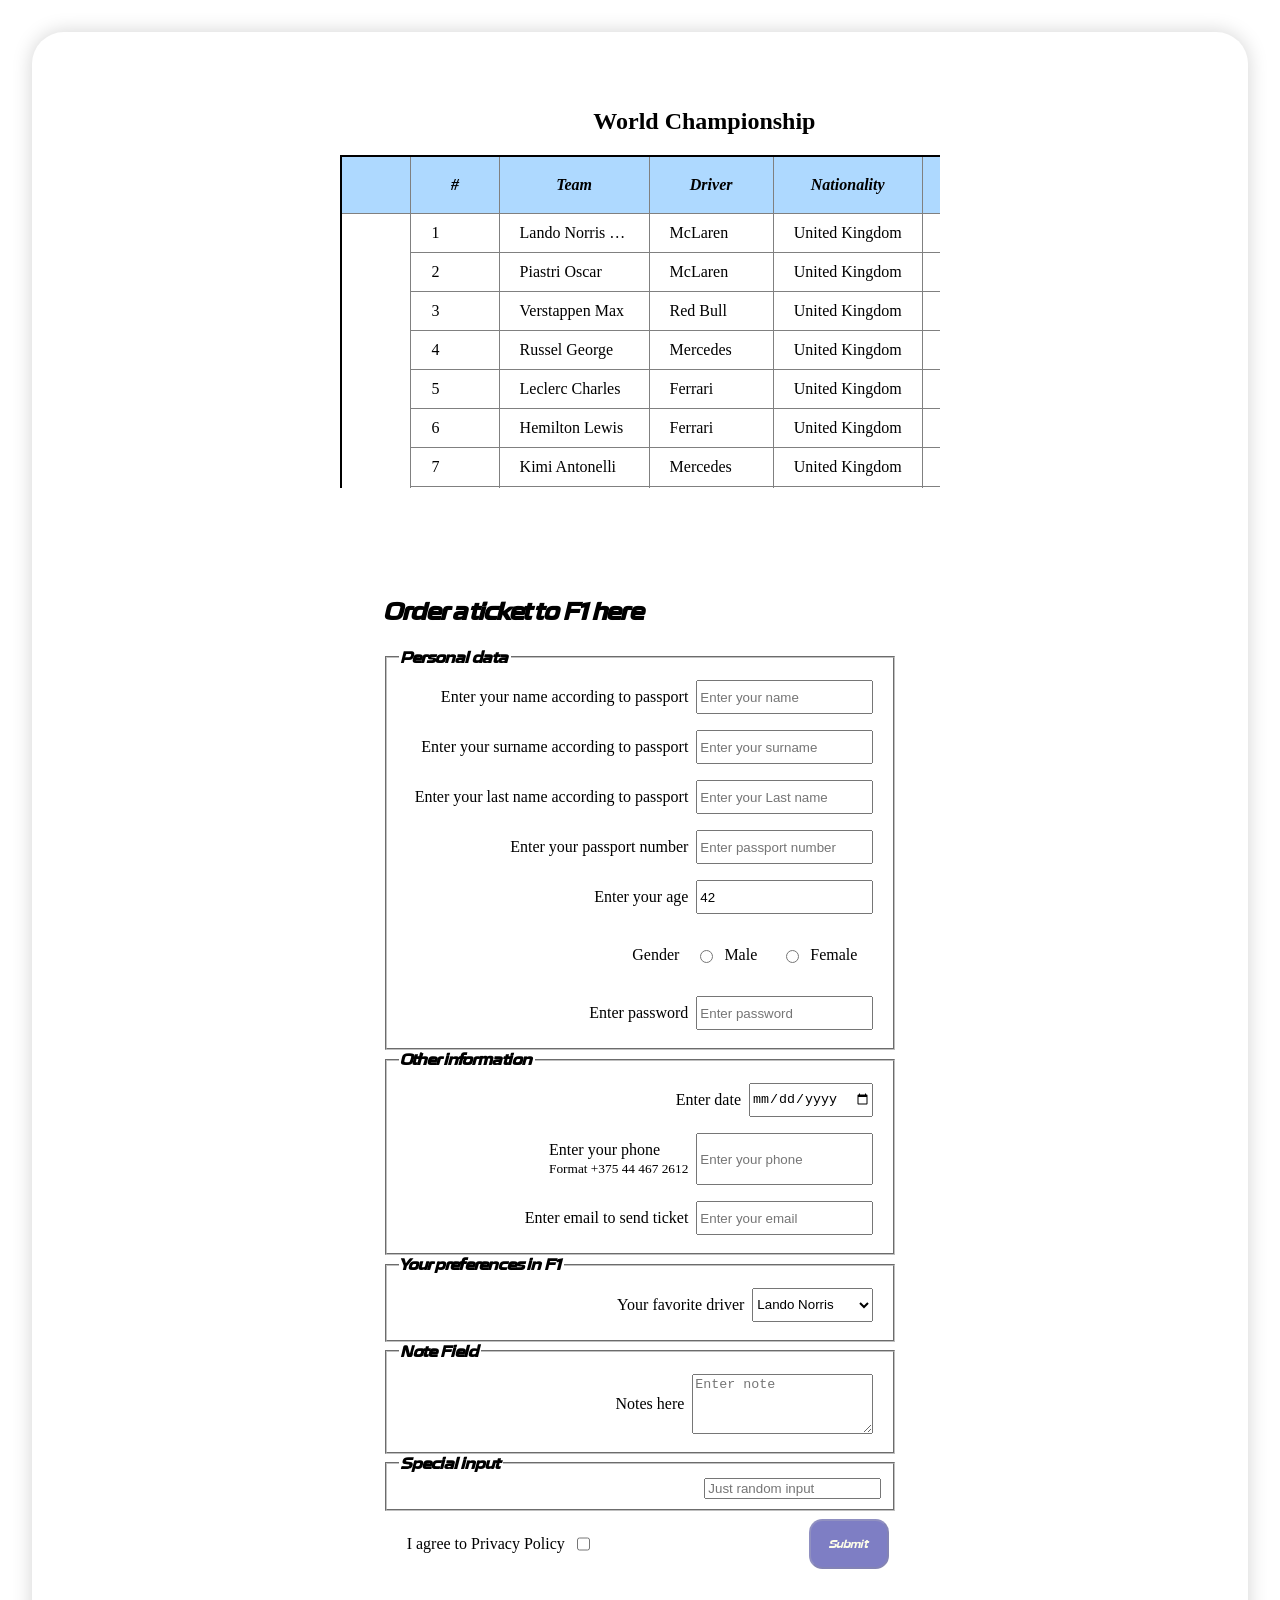
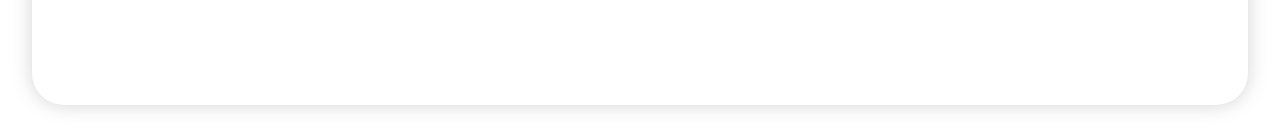
<file: index.html>
<!DOCTYPE html>
<html lang="en">
  <head>
    <meta charset="UTF-8" />
    <meta name="viewport" content="width=device-width, initial-scale=1.0" />
    <meta name="description" content="Table and form markup" />
    <link
      rel="stylesheet"
      href="https://necolas.github.io/normalize.css/7.0.0/normalize.css"
    />
    <link rel="stylesheet" href="style.css" />
    <link rel="icon" href="assets/img/favicon.png" />
    <title>Table and form markup</title>
  </head>
  <body>
    <div class="scroll-wrapper">
      <table>
        <caption>
          <h2>World Championship</h2>
        </caption>
        <thead>
          <tr>
            <th></th>
            <th>#</th>
            <th>Team</th>
            <th>Driver</th>
            <th>Nationality</th>
            <th>Score</th>
            <th>My rate</th>
          </tr>
        </thead>
        <tbody>
          <tr>
            <th rowspan="10">Top 10</th>
            <td>1</td>
            <td>
              Lando Norris - A firm favourite among F1 fans, Norris has earned a
              loyal following with his witty approach to media engagements, his
              active interactions on social media and regular appearances on
              gaming streams.
            </td>
            <td>McLaren</td>
            <td>United Kingdom</td>
            <td>390</td>
            <td>8</td>
          </tr>
          <tr>
            <td>2</td>
            <td>Piastri Oscar</td>
            <td>McLaren</td>
            <td>United Kingdom</td>
            <td>366</td>
            <td>7</td>
          </tr>
          <tr>
            <td>3</td>
            <td>Verstappen Max</td>
            <td>Red Bull</td>
            <td>United Kingdom</td>
            <td>341</td>
            <td>1</td>
          </tr>
          <tr>
            <td>4</td>
            <td>Russel George</td>
            <td>Mercedes</td>
            <td>United Kingdom</td>
            <td>276</td>
            <td>3</td>
          </tr>
          <tr>
            <td>5</td>
            <td>Leclerc Charles</td>
            <td>Ferrari</td>
            <td>United Kingdom</td>
            <td>214</td>
            <td>5</td>
          </tr>
          <tr>
            <td>6</td>
            <td>Hemilton Lewis</td>
            <td>Ferrari</td>
            <td>United Kingdom</td>
            <td>148</td>
            <td>6</td>
          </tr>
          <tr>
            <td>7</td>
            <td>Kimi Antonelli</td>
            <td>Mercedes</td>
            <td>United Kingdom</td>
            <td>122</td>
            <td>2</td>
          </tr>
          <tr>
            <td>8</td>
            <td>Albon Alexander</td>
            <td>Williams</td>
            <td>United Kingdom</td>
            <td>73</td>
            <td>9</td>
          </tr>
          <tr>
            <td>9</td>
            <td>Hulkenberg Nico</td>
            <td>Kick Sauber</td>
            <td>United Kingdom</td>
            <td>43</td>
            <td>10</td>
          </tr>
          <tr>
            <td>10</td>
            <td>Hadjar Isack</td>
            <td>Racing Bulls</td>
            <td>United Kingdom</td>
            <td>43</td>
            <td>4</td>
          </tr>
        </tbody>
        <tfoot>
          <tr>
            <th rowspan="2">Last GP</th>
            <th>Season</th>
            <th colspan="3">Name</th>
            <th colspan="2">Date</th>
          </tr>
          <tr>
            <td>2025</td>
            <td colspan="3">Brazilian GP</td>
            <td colspan="2">Nov 09</td>
          </tr>
        </tfoot>
      </table>
    </div>
    <form>
      <legend><h2>Order a ticket to F1 here</h2></legend>
      <fieldset>
        <legend>Personal data</legend>
        <div>
          <label for="name">Enter your name according to passport</label
          ><input
            type="text"
            placeholder="Enter your name"
            size="20"
            minlength="2"
            required
            name="name"
            id="name"
          />
        </div>
        <div>
          <label for="surname">Enter your surname according to passport</label
          ><input
            type="text"
            placeholder="Enter your surname"
            size="20"
            minlength="2"
            required
            name="surname"
            id="surname"
          />
        </div>
        <div>
          <label for="last_name"
            >Enter your last name according to passport</label
          ><input
            type="text"
            placeholder="Enter your Last name"
            size="20"
            minlength="2"
            required
            name="last_name"
            id="last_name"
          />
        </div>
        <div>
          <label id="passport_number">Enter your passport number</label
          ><input
            type="text"
            pattern="[A-Z]{2}[0-9]{7}"
            placeholder="Enter passport number"
            minlength="9"
            required
            name="passport_number"
            id="passport_number"
          />
        </div>
        <div>
          <label for="age">Enter your age</label>
          <input
            type="number"
            value="42"
            onkeydown="return !['e', 'E', '+', '-'].includes(event.key)"
            placeholder="Enter your age"
            required
            id="age"
          />
        </div>
        <div class="gender">
          <label for="gender">Gender</label>
          <div class="radio">
            <input type="radio" name="gender" id="male" />
            <label for="male">Male</label>
          </div>
          <div class="radio">
            <input type="radio" name="gender" id="female" />
            <label for="female">Female</label>
          </div>
        </div>
        <div>
          <label for="password">Enter password</label>
          <input
            type="password"
            placeholder="Enter password"
            id="password"
            required
          />
        </div>
      </fieldset>
      <fieldset>
        <legend>Other information</legend>
        <div><label>Enter date</label><input type="date" required /></div>
        <div>
          <label for="phone"
            >Enter your phone <br /><small
              >Format +375 44 467 2612</small
            ></label
          ><input
            type="tel"
            pattern="\+375 [0-9]{2} [0-9]{3} [0-9]{4}"
            required
            placeholder="Enter your phone"
            id="phone"
          />
        </div>
        <div>
          <label>Enter email to send ticket</label
          ><input type="email" placeholder="Enter your email" required />
        </div>
      </fieldset>
      <fieldset>
        <legend>Your preferences in F1</legend>
        <div>
          <label for="driver">Your favorite driver</label>
          <select id="driver" required>
            <option>Lando Norris</option>
            <option>Piastri Oscar</option>
            <option>Russel George</option>
            <option>Max Verstappen</option>
            <option>Kimi Antonelli</option>
            <option>Hadja Isack</option>
            <option>Hulkenberg Nico</option>
            <option>Leclerc Charles</option>
            <option>Hemilton Lewis</option>
          </select>
        </div>
      </fieldset>
      <fieldset>
        <legend>Note Field</legend>
        <div>
          <label for="notes">Notes here</label>
          <textarea
            rows="1"
            wrap="hard"
            placeholder="Enter note"
            id="notes"
          ></textarea>
        </div>
      </fieldset>
      <fieldset id="special">
        <legend>Special input</legend>
        <input type="text" placeholder="Just random input" />
      </fieldset>
      <div class="submit-field">
        <div>
          <label for="prpolicy">I agree to Privacy Policy</label
          ><input type="checkbox" id="priv-policy" onchange="" />
        </div>

        <button
          type="submit"
          id="submit"
          disabled
          formaction="test.php"
          formmethod="post"
        >
          Submit
        </button>
      </div>
    </form>
  </body>
  <script>
    const btn = document.getElementById("submit");
    const privPolicy = document.getElementById("priv-policy");

    privPolicy.addEventListener("change", function () {
      if (this.checked) {
        btn.removeAttribute("disabled");
      } else {
        btn.setAttribute("disabled", "disabled");
      }
    });
  </script>
</html>
</file>
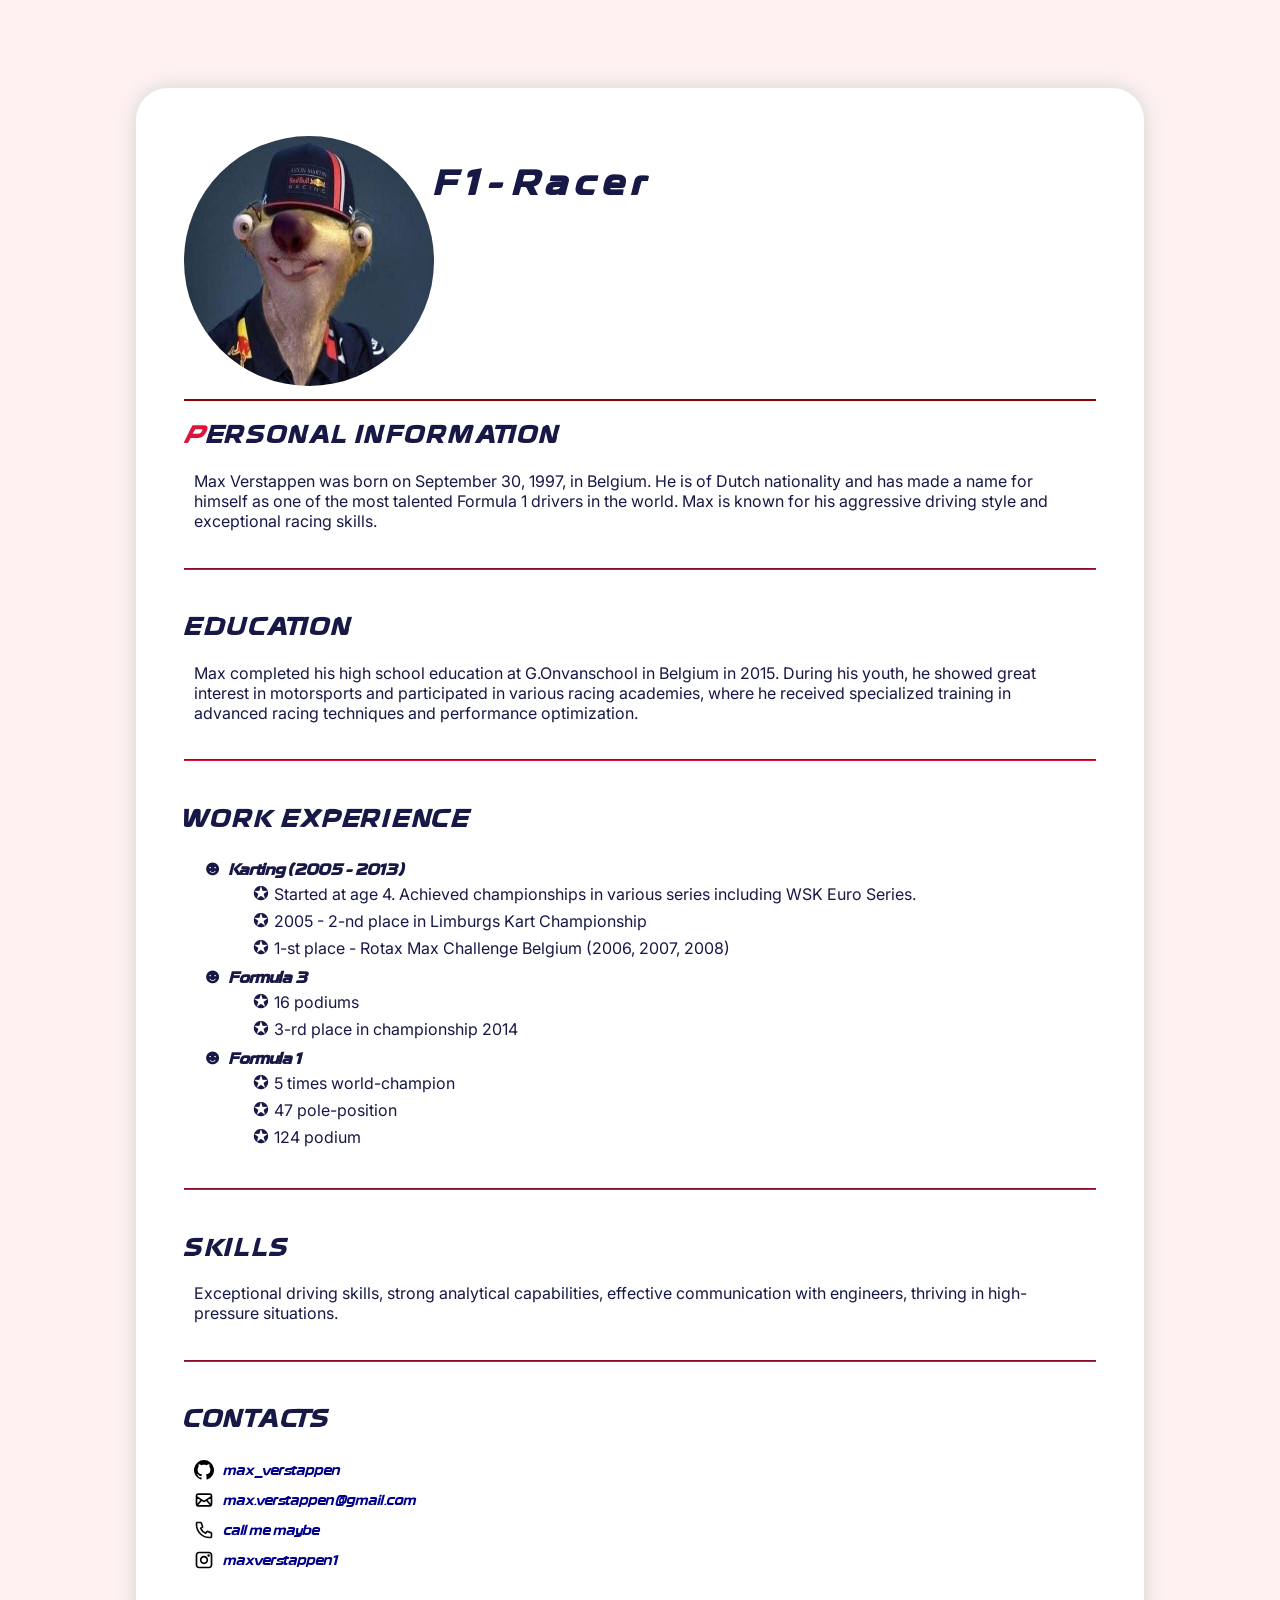
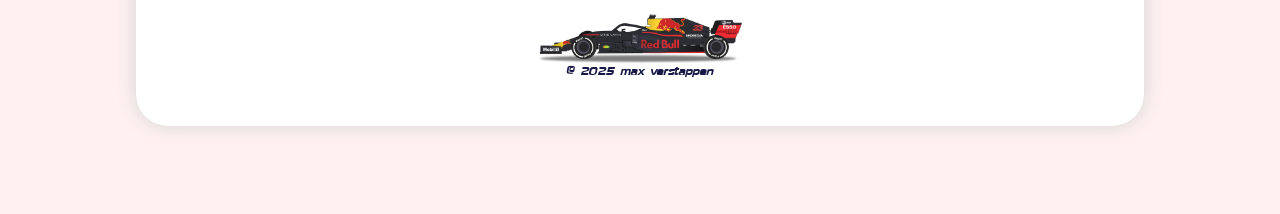
<file: stage1/index.html>
<!DOCTYPE html>
<html lang="en">
  <head>
    <meta charset="UTF-8" />
    <meta name="viewport" content="width=device-width, initial-scale=1.0" />
    <meta name="description" content="CV" />
    <link
      rel="stylesheet"
      href="https://necolas.github.io/normalize.css/7.0.0/normalize.css"
    />
    <link rel="icon" href="assets/img/favicon.png" />
    <link rel="stylesheet" href="style.css" />

    <link rel="preconnect" href="https://fonts.googleapis.com" />
    <link rel="preconnect" href="https://fonts.gstatic.com" crossorigin />
    <link
      href="https://fonts.googleapis.com/css2?family=Inter:ital,opsz,wght@0,14..32,100..900;1,14..32,100..900&display=swap"
      rel="stylesheet"
    />
    <title>CV page markup</title>
  </head>
  <body>
    <header>
      <a href="https://github.com/mavylow/Module_2">
        <img src="assets/img/max.jpeg" class="avatar" alt="avatar" />
      </a>
      <h1>F1-Racer</h1>
    </header>
    <main>
      <section class="personal-information">
        <h2>Personal information</h2>
        <p>
          Max Verstappen was born on September 30, 1997, in Belgium. He is of
          Dutch nationality and has made a name for himself as one of the most
          talented Formula 1 drivers in the world. Max is known for his
          aggressive driving style and exceptional racing skills.
        </p>
      </section>
      <hr />
      <section class="education">
        <h2>Education</h2>
        <p>
          Max completed his high school education at G.Onvanschool in Belgium in
          2015. During his youth, he showed great interest in motorsports and
          participated in various racing academies, where he received
          specialized training in advanced racing techniques and performance
          optimization.
        </p>
      </section>
      <hr />
      <section class="work-expirience">
        <h2>Work experience</h2>
        <ul class="job">
          <li>
            Karting (2005 - 2013)
            <ul class="duty">
              <li>
                Started at age 4. Achieved championships in various series
                including WSK Euro Series.
              </li>
              <li>2005 - 2-nd place in Limburgs Kart Championship</li>
              <li>
                1-st place - Rotax Max Challenge Belgium (2006, 2007, 2008)
              </li>
            </ul>
          </li>
          <li>
            Formula 3
            <ul class="duty">
              <li>16 podiums</li>
              <li>3-rd place in championship 2014</li>
            </ul>
          </li>
          <li>
            Formula 1
            <ul class="duty">
              <li>5 times world-champion</li>
              <li>47 pole-position</li>
              <li>124 podium</li>
            </ul>
          </li>
        </ul>
      </section>
      <hr />
      <section class="skills">
        <h2>Skills</h2>
        <p>
          Exceptional driving skills, strong analytical capabilities, effective
          communication with engineers, thriving in high-pressure situations.
        </p>
      </section>
      <hr />
      <section class="contacts">
        <h2>Contacts</h2>
        <nav>
          <div>
            <svg viewBox="0 0 20 20" xmlns="http://www.w3.org/2000/svg">
              <path
                d="M10 0a10 10 0 0 0-3.16 19.49c.5.1.68-.22.68-.48v-1.7c-2.78.6-3.37-1.34-3.37-1.34-.45-1.15-1.11-1.46-1.11-1.46-.9-.62.07-.61.07-.61 1 .07 1.53 1.03 1.53 1.03.89 1.52 2.34 1.08 2.91.83.09-.65.35-1.09.63-1.34-2.22-.25-4.55-1.11-4.55-4.94 0-1.09.39-1.98 1.03-2.68-.1-.25-.45-1.27.1-2.65 0 0 .84-.27 2.75 1.02.8-.22 1.65-.33 2.5-.33.85 0 1.7.11 2.5.33 1.91-1.29 2.75-1.02 2.75-1.02.55 1.38.2 2.4.1 2.65.64.7 1.03 1.59 1.03 2.68 0 3.84-2.34 4.68-4.57 4.93.36.31.68.92.68 1.85v2.74c0 .27.18.58.69.48A10 10 0 0 0 10 0z"
              />
            </svg>
            <a href="https://github.com/mavylow/Module_2"> max_verstappen</a>
          </div>
          <div>
            <svg
              width="20px"
              height="20px"
              viewBox="0 0 24 24"
              fill="none"
              xmlns="http://www.w3.org/2000/svg"
            >
              <path
                d="M4 18L9 12M20 18L15 12M3 8L10.225 12.8166C10.8665 13.2443 11.1872 13.4582 11.5339 13.5412C11.8403 13.6147 12.1597 13.6147 12.4661 13.5412C12.8128 13.4582 13.1335 13.2443 13.775 12.8166L21 8M6.2 19H17.8C18.9201 19 19.4802 19 19.908 18.782C20.2843 18.5903 20.5903 18.2843 20.782 17.908C21 17.4802 21 16.9201 21 15.8V8.2C21 7.0799 21 6.51984 20.782 6.09202C20.5903 5.71569 20.2843 5.40973 19.908 5.21799C19.4802 5 18.9201 5 17.8 5H6.2C5.0799 5 4.51984 5 4.09202 5.21799C3.71569 5.40973 3.40973 5.71569 3.21799 6.09202C3 6.51984 3 7.07989 3 8.2V15.8C3 16.9201 3 17.4802 3.21799 17.908C3.40973 18.2843 3.71569 18.5903 4.09202 18.782C4.51984 19 5.07989 19 6.2 19Z"
                stroke="#000000"
                stroke-width="2"
                stroke-linecap="round"
                stroke-linejoin="round"
              />
            </svg>
            <a href="mailto:sofa.majseenko@gmail.com">
              max.verstappen@gmail.com</a
            >
          </div>
          <div>
            <svg
              viewBox="0 0 24 24"
              fill="none"
              xmlns="http://www.w3.org/2000/svg"
            >
              <path
                d="M3 5.5C3 14.0604 9.93959 21 18.5 21C18.8862 21 19.2691 20.9859 19.6483 20.9581C20.0834 20.9262 20.3009 20.9103 20.499 20.7963C20.663 20.7019 20.8185 20.5345 20.9007 20.364C21 20.1582 21 19.9181 21 19.438V16.6207C21 16.2169 21 16.015 20.9335 15.842C20.8749 15.6891 20.7795 15.553 20.6559 15.4456C20.516 15.324 20.3262 15.255 19.9468 15.117L16.74 13.9509C16.2985 13.7904 16.0777 13.7101 15.8683 13.7237C15.6836 13.7357 15.5059 13.7988 15.3549 13.9058C15.1837 14.0271 15.0629 14.2285 14.8212 14.6314L14 16C11.3501 14.7999 9.2019 12.6489 8 10L9.36863 9.17882C9.77145 8.93713 9.97286 8.81628 10.0942 8.64506C10.2012 8.49408 10.2643 8.31637 10.2763 8.1317C10.2899 7.92227 10.2096 7.70153 10.0491 7.26005L8.88299 4.05321C8.745 3.67376 8.67601 3.48403 8.55442 3.3441C8.44701 3.22049 8.31089 3.12515 8.15802 3.06645C7.98496 3 7.78308 3 7.37932 3H4.56201C4.08188 3 3.84181 3 3.63598 3.09925C3.4655 3.18146 3.29814 3.33701 3.2037 3.50103C3.08968 3.69907 3.07375 3.91662 3.04189 4.35173C3.01413 4.73086 3 5.11378 3 5.5Z"
                stroke="#0F0F0F"
                stroke-width="2"
                stroke-linecap="round"
                stroke-linejoin="round"
              />
            </svg>
            <a href="tel:+375444672612"> call me maybe</a>
          </div>
          <div>
            <svg
              width="20px"
              height="20px"
              viewBox="0 0 24 24"
              fill="none"
              xmlns="http://www.w3.org/2000/svg"
            >
              <path
                fill-rule="evenodd"
                clip-rule="evenodd"
                d="M2 6C2 3.79086 3.79086 2 6 2H18C20.2091 2 22 3.79086 22 6V18C22 20.2091 20.2091 22 18 22H6C3.79086 22 2 20.2091 2 18V6ZM6 4C4.89543 4 4 4.89543 4 6V18C4 19.1046 4.89543 20 6 20H18C19.1046 20 20 19.1046 20 18V6C20 4.89543 19.1046 4 18 4H6ZM12 9C10.3431 9 9 10.3431 9 12C9 13.6569 10.3431 15 12 15C13.6569 15 15 13.6569 15 12C15 10.3431 13.6569 9 12 9ZM7 12C7 9.23858 9.23858 7 12 7C14.7614 7 17 9.23858 17 12C17 14.7614 14.7614 17 12 17C9.23858 17 7 14.7614 7 12ZM17.5 8C18.3284 8 19 7.32843 19 6.5C19 5.67157 18.3284 5 17.5 5C16.6716 5 16 5.67157 16 6.5C16 7.32843 16.6716 8 17.5 8Z"
                fill="#000000"
              />
            </svg>
            <a href="https://www.instagram.com/maxverstappen1/">
              maxverstappen1</a
            >
          </div>
        </nav>
      </section>
    </main>
    <footer>
      <img src="assets/img/car.png " height="50px" alt="redbull-car" /><span
        >&copy; 2025 Max Verstappen</span
      >
    </footer>
  </body>
</html>
</file>
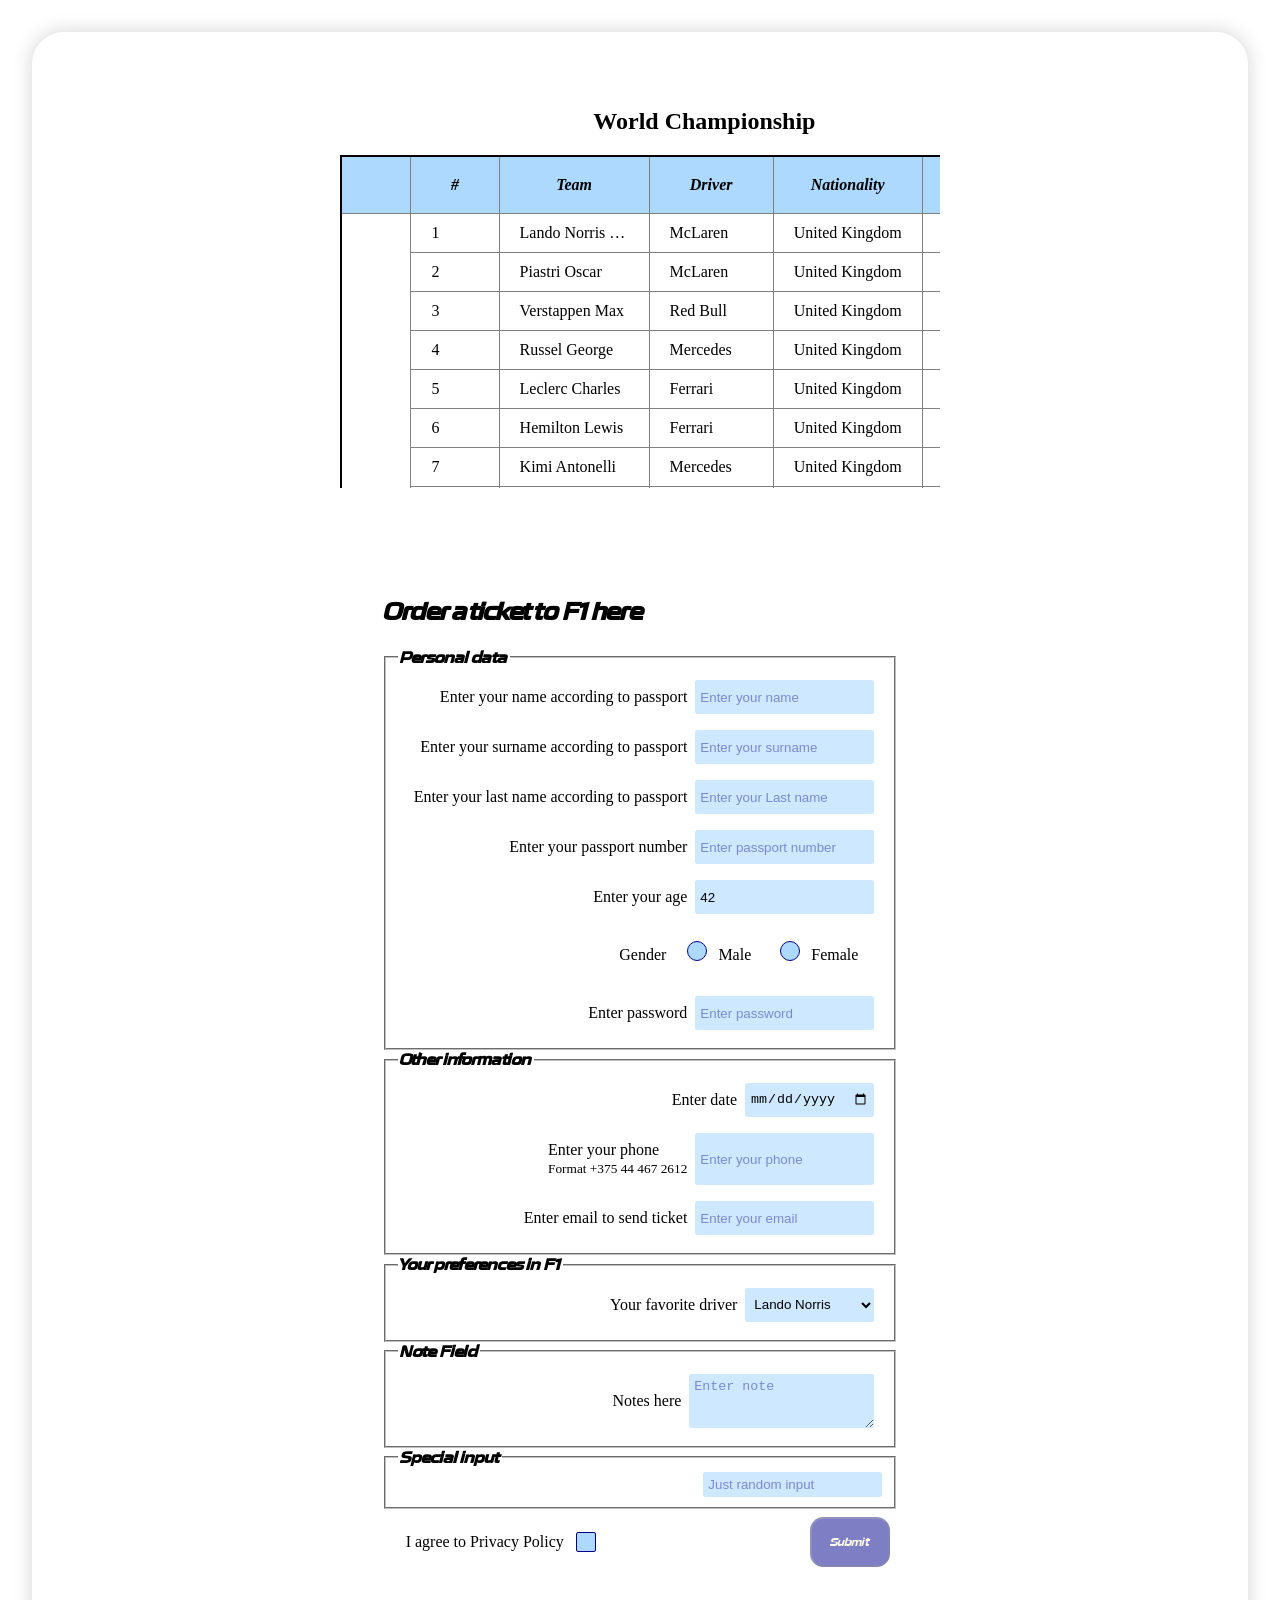
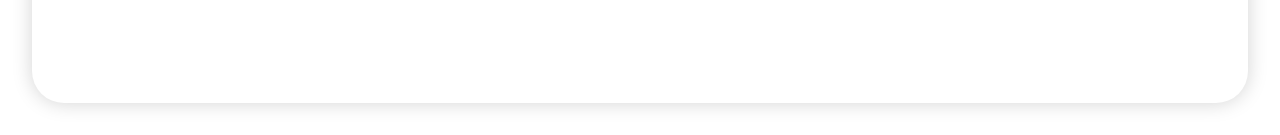
<file: stage2/index.html>
<!DOCTYPE html>
<html lang="en">
  <head>
    <meta charset="UTF-8" />
    <meta name="viewport" content="width=device-width, initial-scale=1.0" />
    <meta name="description" content="Table and form markup" />
    <link
      rel="stylesheet"
      href="https://necolas.github.io/normalize.css/7.0.0/normalize.css"
    />
    <link rel="stylesheet" href="style.css" />
    <link rel="icon" href="assets/img/favicon.png" />
    <title>Table and form markup</title>
  </head>
  <body>
    <div class="scroll-wrapper">
      <table>
        <caption>
          <h2>World Championship</h2>
        </caption>
        <thead>
          <tr>
            <th></th>
            <th>#</th>
            <th>Team</th>
            <th>Driver</th>
            <th>Nationality</th>
            <th>Score</th>
            <th>My rate</th>
          </tr>
        </thead>
        <tbody>
          <tr>
            <th rowspan="10">Top 10</th>
            <td>1</td>
            <td>
              Lando Norris - A firm favourite among F1 fans, Norris has earned a
              loyal following with his witty approach to media engagements, his
              active interactions on social media and regular appearances on
              gaming streams.
            </td>
            <td>McLaren</td>
            <td>United Kingdom</td>
            <td>390</td>
            <td>8</td>
          </tr>
          <tr>
            <td>2</td>
            <td>Piastri Oscar</td>
            <td>McLaren</td>
            <td>United Kingdom</td>
            <td>366</td>
            <td>7</td>
          </tr>
          <tr>
            <td>3</td>
            <td>Verstappen Max</td>
            <td>Red Bull</td>
            <td>United Kingdom</td>
            <td>341</td>
            <td>1</td>
          </tr>
          <tr>
            <td>4</td>
            <td>Russel George</td>
            <td>Mercedes</td>
            <td>United Kingdom</td>
            <td>276</td>
            <td>3</td>
          </tr>
          <tr>
            <td>5</td>
            <td>Leclerc Charles</td>
            <td>Ferrari</td>
            <td>United Kingdom</td>
            <td>214</td>
            <td>5</td>
          </tr>
          <tr>
            <td>6</td>
            <td>Hemilton Lewis</td>
            <td>Ferrari</td>
            <td>United Kingdom</td>
            <td>148</td>
            <td>6</td>
          </tr>
          <tr>
            <td>7</td>
            <td>Kimi Antonelli</td>
            <td>Mercedes</td>
            <td>United Kingdom</td>
            <td>122</td>
            <td>2</td>
          </tr>
          <tr>
            <td>8</td>
            <td>Albon Alexander</td>
            <td>Williams</td>
            <td>United Kingdom</td>
            <td>73</td>
            <td>9</td>
          </tr>
          <tr>
            <td>9</td>
            <td>Hulkenberg Nico</td>
            <td>Kick Sauber</td>
            <td>United Kingdom</td>
            <td>43</td>
            <td>10</td>
          </tr>
          <tr>
            <td>10</td>
            <td>Hadjar Isack</td>
            <td>Racing Bulls</td>
            <td>United Kingdom</td>
            <td>43</td>
            <td>4</td>
          </tr>
        </tbody>
        <tfoot>
          <tr>
            <th rowspan="2">Last GP</th>
            <th>Season</th>
            <th colspan="3">Name</th>
            <th colspan="2">Date</th>
          </tr>
          <tr>
            <td>2025</td>
            <td colspan="3">Brazilian GP</td>
            <td colspan="2">Nov 09</td>
          </tr>
        </tfoot>
      </table>
    </div>
    <form>
      <legend><h2>Order a ticket to F1 here</h2></legend>
      <fieldset>
        <legend>Personal data</legend>
        <div>
          <label for="name">Enter your name according to passport</label
          ><input
            type="text"
            placeholder="Enter your name"
            size="20"
            minlength="2"
            required
            name="name"
            id="name"
          />
        </div>
        <div>
          <label for="surname">Enter your surname according to passport</label
          ><input
            type="text"
            placeholder="Enter your surname"
            size="20"
            minlength="2"
            required
            name="surname"
            id="surname"
          />
        </div>
        <div>
          <label for="last_name"
            >Enter your last name according to passport</label
          ><input
            type="text"
            placeholder="Enter your Last name"
            size="20"
            minlength="2"
            required
            name="last_name"
            id="last_name"
          />
        </div>
        <div>
          <label id="passport_number">Enter your passport number</label
          ><input
            type="text"
            pattern="[A-Z]{2}[0-9]{7}"
            placeholder="Enter passport number"
            minlength="9"
            required
            name="passport_number"
            id="passport_number"
          />
        </div>
        <div>
          <label for="age">Enter your age</label>
          <input
            type="number"
            value="42"
            onkeydown="return !['e', 'E', '+', '-'].includes(event.key)"
            placeholder="Enter your age"
            required
            id="age"
          />
        </div>
        <div class="gender">
          <label for="gender">Gender</label>
          <div class="radio">
            <input type="radio" name="gender" id="male" />
            <label for="male">Male</label>
          </div>
          <div class="radio">
            <input type="radio" name="gender" id="female" />
            <label for="female">Female</label>
          </div>
        </div>
        <div>
          <label for="password">Enter password</label>
          <input
            type="password"
            placeholder="Enter password"
            id="password"
            required
          />
        </div>
      </fieldset>
      <fieldset>
        <legend>Other information</legend>
        <div><label>Enter date</label><input type="date" required /></div>
        <div>
          <label for="phone"
            >Enter your phone <br /><small
              >Format +375 44 467 2612</small
            ></label
          ><input
            type="tel"
            pattern="\+375 [0-9]{2} [0-9]{3} [0-9]{4}"
            required
            placeholder="Enter your phone"
            id="phone"
          />
        </div>
        <div>
          <label>Enter email to send ticket</label
          ><input type="email" placeholder="Enter your email" required />
        </div>
      </fieldset>
      <fieldset>
        <legend>Your preferences in F1</legend>
        <div>
          <label for="driver">Your favorite driver</label>
          <select id="driver" required>
            <option>Lando Norris</option>
            <option>Piastri Oscar</option>
            <option>Russel George</option>
            <option>Max Verstappen</option>
            <option>Kimi Antonelli</option>
            <option>Hadja Isack</option>
            <option>Hulkenberg Nico</option>
            <option>Leclerc Charles</option>
            <option>Hemilton Lewis</option>
          </select>
        </div>
      </fieldset>
      <fieldset>
        <legend>Note Field</legend>
        <div>
          <label for="notes">Notes here</label>
          <textarea
            rows="1"
            wrap="hard"
            placeholder="Enter note"
            id="notes"
          ></textarea>
        </div>
      </fieldset>
      <fieldset id="special">
        <legend>Special input</legend>
        <input type="text" placeholder="Just random input" />
      </fieldset>
      <div class="submit-field">
        <div>
          <label for="prpolicy">I agree to Privacy Policy</label
          ><input
            type="checkbox"
            id="priv-policy"
            onchange=""
            class="input checkbox"
          />
        </div>

        <button
          type="submit"
          id="submit"
          disabled
          formaction="test.php"
          formmethod="post"
        >
          Submit
        </button>
      </div>
    </form>
  </body>
  <script>
    const btn = document.getElementById("submit");
    const privPolicy = document.getElementById("priv-policy");

    privPolicy.addEventListener("change", function () {
      if (this.checked) {
        btn.removeAttribute("disabled");
      } else {
        btn.setAttribute("disabled", "disabled");
      }
    });
  </script>
</html>
</file>
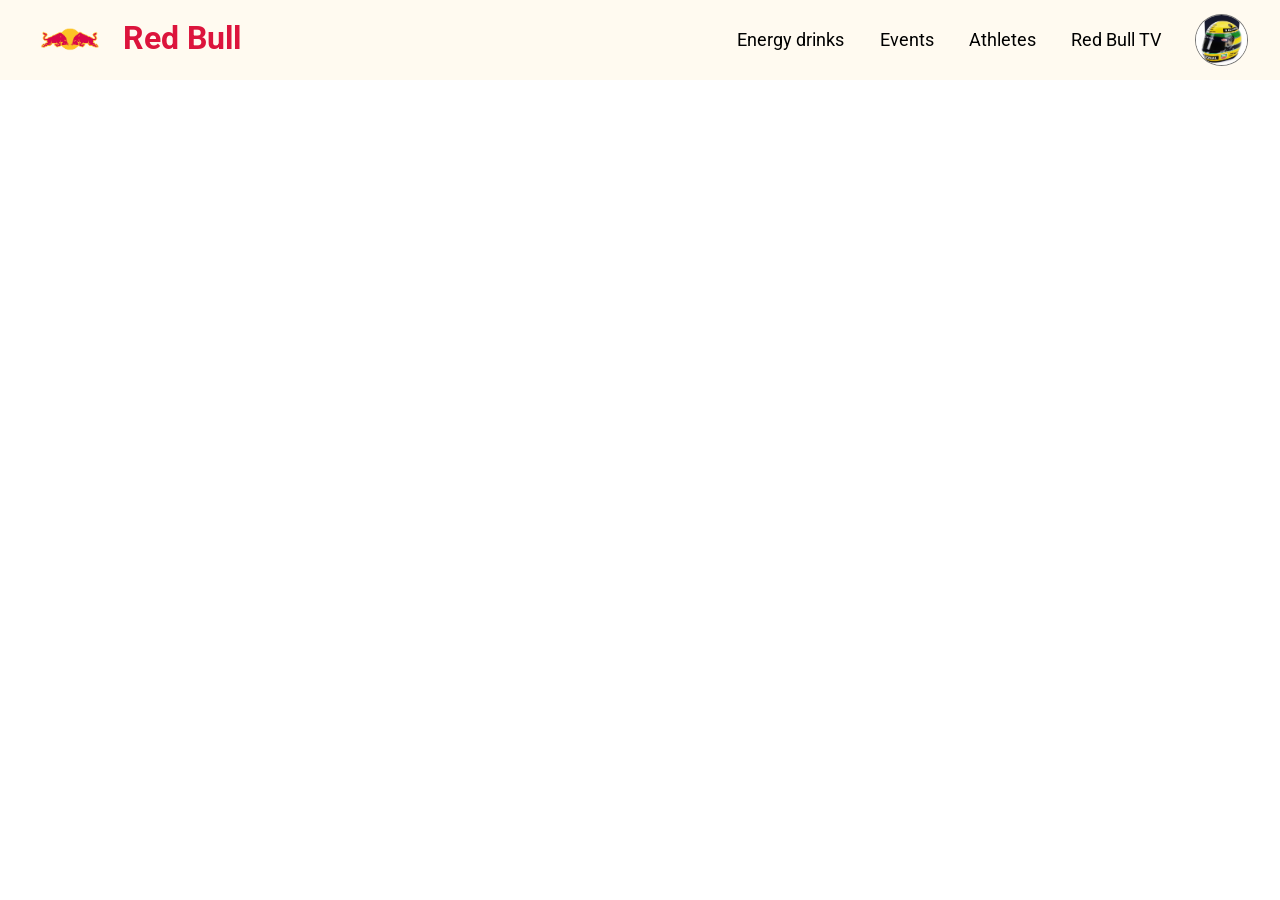
<file: stage3/index.html>
<!DOCTYPE html>
<html lang="en">
  <head>
    <meta charset="UTF-8" />
    <meta name="viewport" content="width=device-width, initial-scale=1.0" />
    <meta name="description" content="Simple adaptive header for any website" />
    <link
      rel="stylesheet"
      href="https://necolas.github.io/normalize.css/7.0.0/normalize.css"
    />
    <link rel="stylesheet" href="style.css" />
    <link rel="icon" href="assets/img/logo.png" />
    <title>Adaptive nav bar markup</title>
  </head>
  <body>
    <header>
      <div class="logo">
        <a href="https://www.redbull.com/eu-en">
          <img src="assets/img/logo.png" height="80px" alt="RedBull logo" />
        </a>
        <h1>Red Bull</h1>
      </div>
      <div class="info">
        <img src="assets/img/avatar.png" alt="avatar_photo" />
        <input type="checkbox" id="toggle" />
        <svg
          width="40px"
          height="40px"
          viewBox="0 0 24 24"
          fill="none"
          xmlns="http://www.w3.org/2000/svg"
        >
          <path
            fill-rule="evenodd"
            clip-rule="evenodd"
            d="M4 5C3.44772 5 3 5.44772 3 6C3 6.55228 3.44772 7 4 7H20C20.5523 7 21 6.55228 21 6C21 5.44772 20.5523 5 20 5H4ZM7 12C7 11.4477 7.44772 11 8 11H20C20.5523 11 21 11.4477 21 12C21 12.5523 20.5523 13 20 13H8C7.44772 13 7 12.5523 7 12ZM13 18C13 17.4477 13.4477 17 14 17H20C20.5523 17 21 17.4477 21 18C21 18.5523 20.5523 19 20 19H14C13.4477 19 13 18.5523 13 18Z"
            fill="#000000"
          />
        </svg>
        <nav>
          <ul>
            <li><a href="#">Energy drinks</a></li>
            <li><a href="#">Events</a></li>
            <li><a href="#">Athletes</a></li>
            <li><a href="#">Red Bull TV</a></li>
          </ul>
        </nav>
      </div>
    </header>
  </body>
</html>
</file>
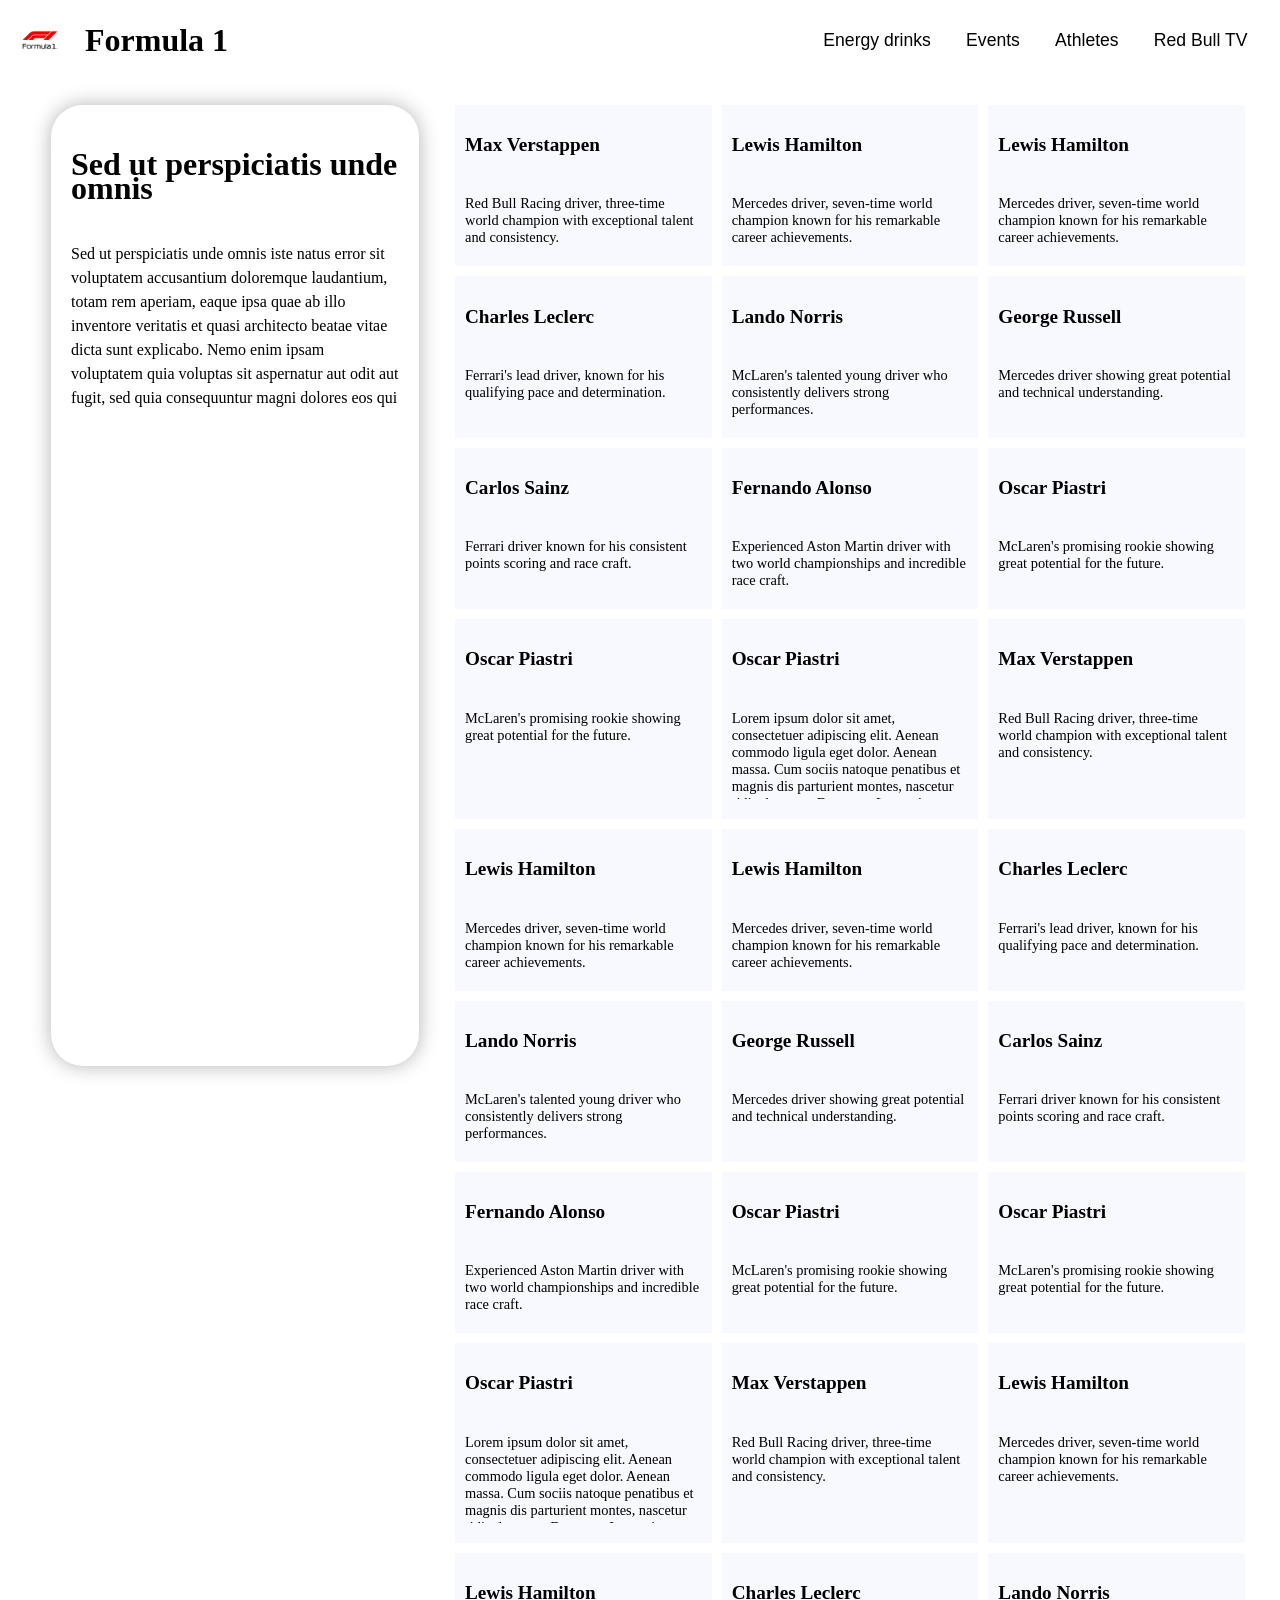
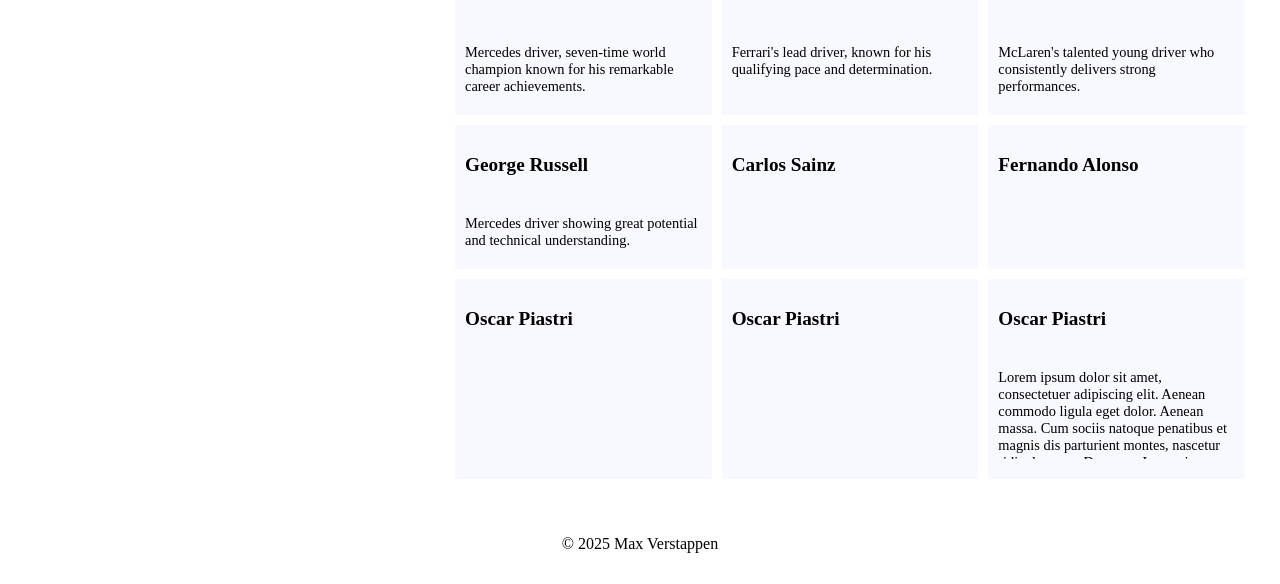
<file: stage4/index.html>
<!DOCTYPE html>
<html lang="en">
  <head>
    <meta charset="UTF-8" />
    <meta name="viewport" content="width=device-width, initial-scale=1.0" />
    <meta name="description" content="One-page site about F1" />
    <link
      rel="stylesheet"
      href="https://necolas.github.io/normalize.css/7.0.0/normalize.css"
    />
    <link rel="stylesheet" href="style.css" />
    <link rel="icon" href="assets/img/favicon.png" />
    <title>Adaptive one-page site</title>
  </head>
  <body>
    <header>
      <div class="logo">
          <img src="assets/img/image copy.png"  alt="Formula 1 logo" />
        </a>
        <h1>Formula 1</h1>
      </div>
      <div class="info">
        <input type="checkbox" id="toggle" />
        <svg
          width="40px"
          height="40px"
          viewBox="0 0 24 24"
          fill="none"
          xmlns="http://www.w3.org/2000/svg"
        >
          <path
            fill-rule="evenodd"
            clip-rule="evenodd"
            d="M4 5C3.44772 5 3 5.44772 3 6C3 6.55228 3.44772 7 4 7H20C20.5523 7 21 6.55228 21 6C21 5.44772 20.5523 5 20 5H4ZM7 12C7 11.4477 7.44772 11 8 11H20C20.5523 11 21 11.4477 21 12C21 12.5523 20.5523 13 20 13H8C7.44772 13 7 12.5523 7 12ZM13 18C13 17.4477 13.4477 17 14 17H20C20.5523 17 21 17.4477 21 18C21 18.5523 20.5523 19 20 19H14C13.4477 19 13 18.5523 13 18Z"
            fill="#000000"
          />
        </svg>
        <nav>
          <ul>
            <li><a href="#">Energy drinks</a></li>
            <li><a href="#">Events</a></li>
            <li><a href="#">Athletes</a></li>
            <li><a href="#">Red Bull TV</a></li>
          </ul>
        </nav>
      </div>
    </header>
    <main>
      <aside>
        <h2>Sed ut perspiciatis unde omnis</h2>
        <p>
          Sed ut perspiciatis unde omnis iste natus error sit voluptatem
          accusantium doloremque laudantium, totam rem aperiam, eaque ipsa quae
          ab illo inventore veritatis et quasi architecto beatae vitae dicta
          sunt explicabo. Nemo enim ipsam voluptatem quia voluptas sit
          aspernatur aut odit aut fugit, sed quia consequuntur magni dolores eos
          qui
        </p>
      </aside>
      <div class="cards">
        <div class="card">
          <h3>Max Verstappen</h3>
          <p>
            Red Bull Racing driver, three-time world champion with exceptional
            talent and consistency.
          </p>
        </div>
        <div class="card">
          <h3>Lewis Hamilton</h3>
          <p>
            Mercedes driver, seven-time world champion known for his remarkable
            career achievements.
          </p>
        </div>
        <div class="card">
          <h3>Lewis Hamilton</h3>
          <p>
            Mercedes driver, seven-time world champion known for his remarkable
            career achievements.
          </p>
        </div>
        <div class="card">
          <h3>Charles Leclerc</h3>
          <p>
            Ferrari's lead driver, known for his qualifying pace and
            determination.
          </p>
        </div>
        <div class="card">
          <h3>Lando Norris</h3>
          <p>
            McLaren's talented young driver who consistently delivers strong
            performances.
          </p>
        </div>
        <div class="card">
          <h3>George Russell</h3>
          <p>
            Mercedes driver showing great potential and technical understanding.
          </p>
        </div>
        <div class="card">
          <h3>Carlos Sainz</h3>
          <p>
            Ferrari driver known for his consistent points scoring and race
            craft.
          </p>
        </div>
        <div class="card">
          <h3>Fernando Alonso</h3>
          <p>
            Experienced Aston Martin driver with two world championships and
            incredible race craft.
          </p>
        </div>
        <div class="card">
          <h3>Oscar Piastri</h3>
          <p>
            McLaren's promising rookie showing great potential for the future.
          </p>
        </div>
        <div class="card">
          <h3>Oscar Piastri</h3>
          <p>
            McLaren's promising rookie showing great potential for the future.
          </p>
        </div>
        <div class="card">
          <h3>Oscar Piastri</h3>
          <p>
            Lorem ipsum dolor sit amet, consectetuer adipiscing elit. Aenean
            commodo ligula eget dolor. Aenean massa. Cum sociis natoque
            penatibus et magnis dis parturient montes, nascetur ridiculus mus.
            Donec qu Lorem ipsum dolor sit amet, consectetuer adipiscing elit.
            Aenean commodo ligula eget dolor. Aenean massa. Cum sociis natoque
            penatibus et magnis dis parturient montes, nascetur ridiculus mus.
            Donec qu
          </p>
        </div>
        <div class="card">
          <h3>Max Verstappen</h3>
          <p>
            Red Bull Racing driver, three-time world champion with exceptional
            talent and consistency.
          </p>
        </div>
        <div class="card">
          <h3>Lewis Hamilton</h3>
          <p>
            Mercedes driver, seven-time world champion known for his remarkable
            career achievements.
          </p>
        </div>
        <div class="card">
          <h3>Lewis Hamilton</h3>
          <p>
            Mercedes driver, seven-time world champion known for his remarkable
            career achievements.
          </p>
        </div>
        <div class="card">
          <h3>Charles Leclerc</h3>
          <p>
            Ferrari's lead driver, known for his qualifying pace and
            determination.
          </p>
        </div>
        <div class="card">
          <h3>Lando Norris</h3>
          <p>
            McLaren's talented young driver who consistently delivers strong
            performances.
          </p>
        </div>
        <div class="card">
          <h3>George Russell</h3>
          <p>
            Mercedes driver showing great potential and technical understanding.
          </p>
        </div>
        <div class="card">
          <h3>Carlos Sainz</h3>
          <p>
            Ferrari driver known for his consistent points scoring and race
            craft.
          </p>
        </div>
        <div class="card">
          <h3>Fernando Alonso</h3>
          <p>
            Experienced Aston Martin driver with two world championships and
            incredible race craft.
          </p>
        </div>
        <div class="card">
          <h3>Oscar Piastri</h3>
          <p>
            McLaren's promising rookie showing great potential for the future.
          </p>
        </div>
        <div class="card">
          <h3>Oscar Piastri</h3>
          <p>
            McLaren's promising rookie showing great potential for the future.
          </p>
        </div>
        <div class="card">
          <h3>Oscar Piastri</h3>
          <p>
            Lorem ipsum dolor sit amet, consectetuer adipiscing elit. Aenean
            commodo ligula eget dolor. Aenean massa. Cum sociis natoque
            penatibus et magnis dis parturient montes, nascetur ridiculus mus.
            Donec qu Lorem ipsum dolor sit amet, consectetuer adipiscing elit.
            Aenean commodo ligula eget dolor. Aenean massa. Cum sociis natoque
            penatibus et magnis dis parturient montes, nascetur ridiculus mus.
            Donec qu
          </p>
        </div>
        <div class="card">
          <h3>Max Verstappen</h3>
          <p>
            Red Bull Racing driver, three-time world champion with exceptional
            talent and consistency.
          </p>
        </div>
        <div class="card">
          <h3>Lewis Hamilton</h3>
          <p>
            Mercedes driver, seven-time world champion known for his remarkable
            career achievements.
          </p>
        </div>
        <div class="card">
          <h3>Lewis Hamilton</h3>
          <p>
            Mercedes driver, seven-time world champion known for his remarkable
            career achievements.
          </p>
        </div>
        <div class="card">
          <h3>Charles Leclerc</h3>
          <p>
            Ferrari's lead driver, known for his qualifying pace and
            determination.
          </p>
        </div>
        <div class="card">
          <h3>Lando Norris</h3>
          <p>
            McLaren's talented young driver who consistently delivers strong
            performances.
          </p>
        </div>
        <div class="card">
          <h3>George Russell</h3>
          <p>
            Mercedes driver showing great potential and technical understanding.
          </p>
        </div>
        <div class="card">
          <h3>Carlos Sainz</h3>
        </div>
        <div class="card">
          <h3>Fernando Alonso</h3>
        </div>
        <div class="card">
          <h3>Oscar Piastri</h3>
        </div>
        <div class="card">
          <h3>Oscar Piastri</h3>
        </div>
        <div class="card">
          <h3>Oscar Piastri</h3>
          <p>
            Lorem ipsum dolor sit amet, consectetuer adipiscing elit. Aenean
            commodo ligula eget dolor. Aenean massa. Cum sociis natoque
            penatibus et magnis dis parturient montes, nascetur ridiculus mus.
            Donec qu Lorem ipsum dolor sit amet, consectetuer adipiscing elit.
            Aenean commodo ligula eget dolor. Aenean massa. Cum sociis natoque
            penatibus et magnis dis parturient montes, nascetur ridiculus mus.
            Donec qu
          </p>
        </div>
      </div>
    </main>
    <footer><span>&copy; 2025 Max Verstappen</span></footer>
  </body>
</html>
</file>
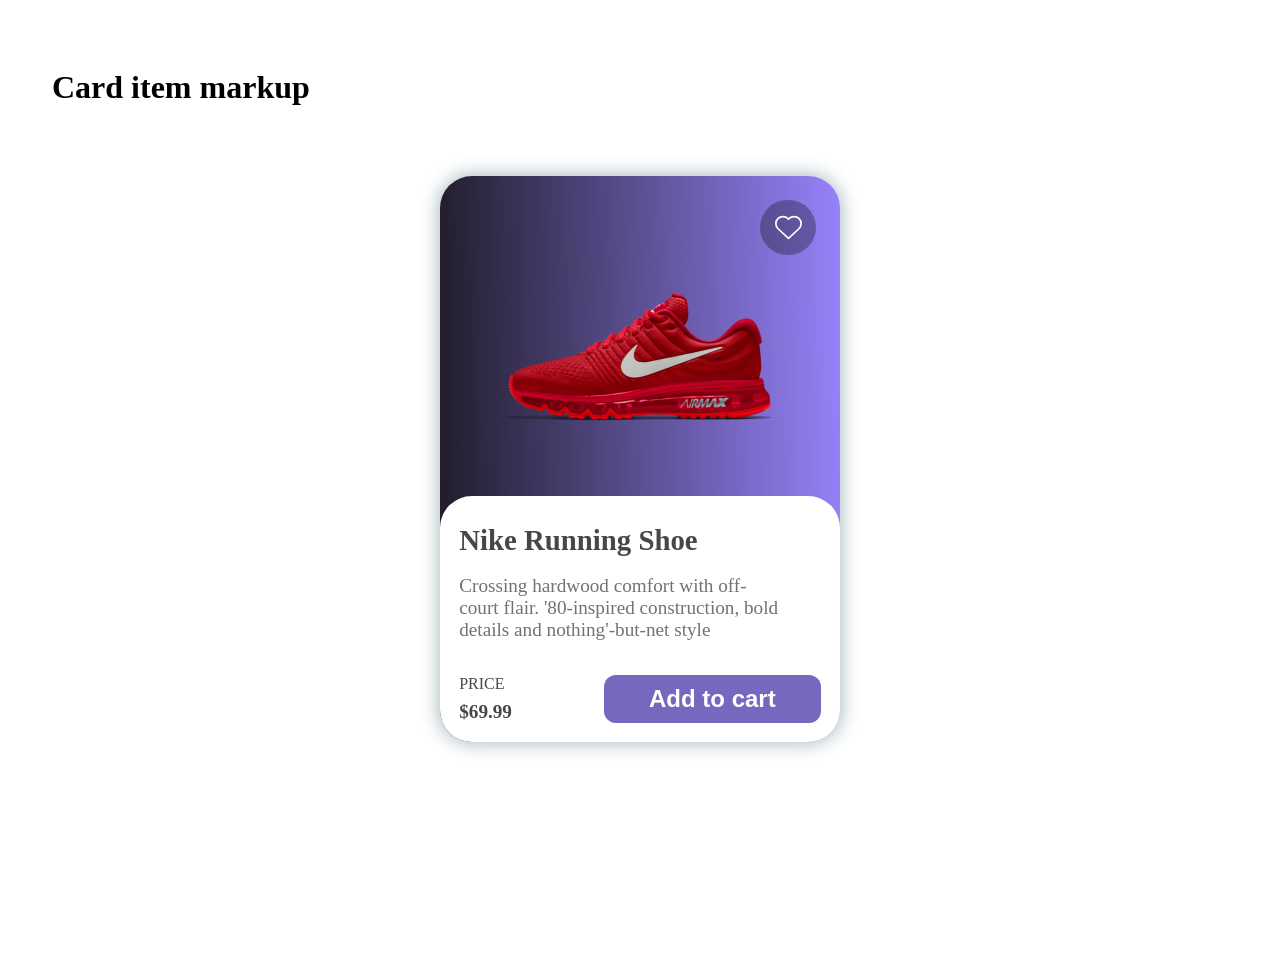
<file: stage5/index.html>
<!DOCTYPE html>
<html lang="en">
  <head>
    <meta charset="UTF-8" />
    <meta name="viewport" content="width=device-width, initial-scale=1.0" />
    <meta name="description" content="Card item markup" />
    <link
      rel="stylesheet"
      href="https://necolas.github.io/normalize.css/7.0.0/normalize.css"
    />
    <link rel="stylesheet" href="style.css" />
    <title>Card item markup</title>
  </head>
  <body>
    <header>
      <h1>Card item markup</h1>
    </header>
    <main>
      <figure class="card">
        <div class="img-container">
          <div class="heart">
            <img
              src="assets/img/heart-like-favorite-svgrepo-com.svg"
              alt="favorites-icon"
            />
          </div>
          <img src="assets/img/shoe.png" alt="shoe" />
        </div>
        <figcaption class="info-container">
          <div class="text-container">
            <h2>Nike Running Shoe</h2>
            <p>
              Crossing hardwood comfort with off-court flair. '80-inspired
              construction, bold details and nothing'-but-net style
            </p>
          </div>
          <div class="price-container">
            <div>
              <p>price</p>
              <h3 class="price">$69.99</h3>
            </div>
            <button>Add to cart</button>
          </div>
        </figcaption>
      </figure>
    </main>
  </body>
</html>
</file>
<file: style.css>
@font-face {
  font-family: Loede;
  src: url(assets/fonts/Airlash\ Raiders.ttf);
}

body {
  display: flex;
  justify-content: center;
  align-items: center;
  flex-direction: column;
  box-shadow: 0px 0px 20px lightgray;
  height: fit-content;
  background-color: white;
  padding: 3em;
  margin: 2em;
  border: 0px;
  border-radius: 2em;
}
table {
  border-collapse: collapse;
  border: 2px solid black;
  width: 600px;
  height: 400px;
}
thead {
  background-color: #aed9ff;
}
td,
th {
  border: 1px solid grey;
  padding: 10px 20px;
  box-sizing: border-box;
}
.scroll-wrapper {
  width: 600px;
  height: 400px;
  overflow: scroll;
}
tbody td {
  max-height: 60px;
  max-width: 150px;
  overflow: hidden;
  text-overflow: ellipsis;
  white-space: nowrap;
}
thead th,
tfoot th {
  font-style: italic;
  text-align: center;
}
tbody th {
  writing-mode: sideways-lr;
  vertical-align: bottom;
  font-weight: bold;
}
tfoot th:first-of-type {
  writing-mode: sideways-lr;
  vertical-align: bottom;
  font-weight: bold;
}
tfoot tr:last-child {
  font-weight: bold;
  font-style: italic;
}
form {
  margin: 5em;
}
input[type="text"]:focus {
  outline-color: blue;
  caret-color: brown;
}
select {
  cursor: context-menu;
}
textarea {
  resize: horizontal;
  min-height: 4em;
  min-width: 5em;
}
#special > input {
  cursor: url(assets/img/car.png), pointer;
}
fieldset {
  display: flex;
  flex-direction: column;
  align-items: flex-end;
}
div {
  display: flex;
  flex-direction: row;
  margin: 0.5em;
}
label {
  margin: 0.5em;
  align-content: center;
}
.submit-field {
  justify-content: space-between;
}
button {
  width: 6em;
  background-color: darkblue;
  color: lightgoldenrodyellow;
  font-family: "Loede";
  border-radius: 1em;
}
legend {
  font-size: large;
  font-weight: bold;
  font-family: "Loede";
}
button:disabled {
  opacity: 50%;
  cursor: not-allowed;
}
</file>
<file: stage1/style.css>
@font-face {
  font-family: Loede;
  src: url(assets/fonts/Airlash\ Raiders.ttf);
}
:root {
  --primary-bg-color: rgb(255 241 241);
  --primary-text-color: rgb(24, 24, 71);
}

* {
  font-family: "Loede";
  color: var(--primary-text-color);
}
html {
  background-color: var(--primary-bg-color);
  padding: 5em 10% 5em 10%;
}
body {
  box-shadow: 0px 0px 20px lightgray;
  height: fit-content;
  background-color: white;
  padding: 3em;
  border: 0px;
  border-radius: 2em;
}
header {
  height: fit-content;
  display: flex;
  flex-direction: row;
  flex-wrap: wrap;
}
.personal-information {
  position: relative;
}
.personal-information::before {
  content: "";
  position: absolute;
  left: 0;
  right: 0;

  background-color: darkred;
  height: 2px;
}

h1 {
  display: block;
  width: fit-content;
  font-size: 40px;
  letter-spacing: 0.2em;
}
h2 {
  font-size: 1.7em;
  text-transform: uppercase;
  letter-spacing: 0.1em;
}
nav {
  display: block;
  width: fit-content;
  height: fit-content;
}
a {
  display: block;
  width: fit-content;
  height: fit-content;
  color: darkblue;
  text-decoration: none;
}

a:hover {
  color: darkred;
  text-decoration: underline;
}
.avatar {
  display: block;
  height: 250px;
  width: 250px;
  border: 0px;
  border-radius: 50%;
}
hr {
  border-color: crimson;
}
section {
  padding: 0.8em 0;
}
section > p {
  font-family: "Inter", sans-serif;
  padding: 0 10px;
}
.personal-information h2::first-letter {
  font-style: italic;
  color: crimson;
}
.job li {
  padding: 2px 5px;
  font-size: 18px;
  font-weight: bold;
}
.duty li {
  font-size: 16px;
  font-family: "Inter", sans-serif;
  font-weight: normal;
}
li::marker {
  content: "☻";
  font-size: 1.2em;
}
.duty li::marker {
  content: "✪";
  font-size: 1.2em;
}
.contacts nav {
  display: flex;
  flex-direction: column;
}

.contacts div {
  display: flex;
  flex-direction: row;
  align-items: center;
}

.contacts svg {
  width: 20px;
  height: 20px;
  margin: 5px 10px;
}
.contacts svg:hover {
  fill: darkred;
  stroke: darkred;
}
footer {
  display: flex;
  justify-content: center;
  flex-direction: column;
  align-items: center;
  padding-top: 2em;
  text-transform: lowercase;
  font-size: small;
  word-spacing: 4px;
}

footer > img,
span {
  display: block;
}

@media (max-width: 700px) {
  header {
    justify-content: center;
  }
  html {
    padding: 2em 5% 2em 5%;
  }
}
</file>
<file: stage2/style.css>
@font-face {
  font-family: Loede;
  src: url(assets/fonts/Airlash\ Raiders.ttf);
}
:root {
  --input-bg-color: #aed9ff;
  --textarea-outline-color: rgb(98, 168, 255);
}

body {
  display: flex;
  justify-content: center;
  align-items: center;
  flex-direction: column;
  box-shadow: 0px 0px 20px lightgray;
  height: fit-content;
  background-color: white;
  padding: 3em;
  margin: 2em;
  border: 0px;
  border-radius: 2em;
}

table {
  border-collapse: collapse;
  border: 2px solid black;
  width: 600px;
  height: 400px;
}

thead {
  background-color: var(--input-bg-color);
}

td,
th {
  border: 1px solid grey;
  padding: 10px 20px;
  box-sizing: border-box;
}

.scroll-wrapper {
  width: 600px;
  height: 400px;
  overflow: scroll;
}

tbody td {
  max-height: 60px;
  max-width: 150px;
  overflow: hidden;
  text-overflow: ellipsis;
  white-space: nowrap;
}

thead th,
tfoot th {
  font-style: italic;
  text-align: center;
}

tbody th {
  writing-mode: sideways-lr;
  vertical-align: bottom;
  font-weight: bold;
}

tfoot th:first-of-type {
  writing-mode: sideways-lr;
  vertical-align: bottom;
  font-weight: bold;
}

tfoot tr:last-child {
  font-weight: bold;
  font-style: italic;
}

form {
  margin: 5em;
}

select {
  cursor: context-menu;
}

textarea {
  resize: horizontal;
  min-height: 4em;
  min-width: 5em;
}

#special > input {
  cursor: url(assets/img/car.png), pointer;
}

fieldset {
  display: flex;
  flex-direction: column;
  align-items: flex-end;
}

div {
  display: flex;
  flex-direction: row;
  margin: 0.5em;
}

label {
  margin: 0.5em;
  align-content: center;
}

.submit-field {
  justify-content: space-between;
}

button {
  width: 6em;
  background-color: darkblue;
  color: lightgoldenrodyellow;
  font-family: "Loede";
  border-radius: 1em;
}

legend {
  font-size: large;
  font-weight: bold;
  font-family: "Loede";
}

button:disabled {
  opacity: 50%;
  cursor: not-allowed;
}

.submit-field > div {
  display: flex;
  justify-content: center;
  align-items: center;
}

input,
select,
textarea {
  border: none;
  background: #aed9ff98;
  border-radius: 0.2em;
  padding: 5px;
  box-sizing: border-box;
  caret-color: brown;
}

input::placeholder,
textarea::placeholder {
  color: darkblue;
  opacity: 0.4;
}

input:focus {
  color: #212529;
  outline: 0;
  box-shadow: 0 0 0 0.2rem rgba(0, 0, 139, 0.584);
}

textarea:focus {
  outline-color: var(--textarea-outline-color);
}

.checkbox,
input[type="radio"] {
  position: relative;
  display: flex;
  justify-content: center;
  align-items: center;
  width: 20px;
  height: 20px;
  border-radius: 2px;
  border: 1px solid darkblue;
  appearance: none;
  background-color: var(--input-bg-color);
  cursor: pointer;
}

.checkbox::after {
  content: "❤";
  position: absolute;
  font-size: 14px;
  color: darkblue;
  opacity: 0;
  transition: opacity 0.2s;
}

.checkbox:checked::after,
input[type="radio"]:checked::after {
  opacity: 1;
}

input[type="radio"] {
  border-radius: 50%;
}

input[type="radio"]::after {
  content: "";
  background-image: url(assets/img/heart.svg);
  background-size: contain;
  background-repeat: no-repeat;
  background-position: center;
  position: absolute;
  height: 14px;
  width: 14px;
  opacity: 0;
  transition: opacity 0.2s;
}
</file>
<file: stage3/style.css>
@import url("https://fonts.googleapis.com/css2?family=Exo+2:ital,wght@0,100..900;1,100..900&family=Roboto:ital,wght@0,100..900;1,100..900&display=swap");
:root {
  --avatar-border: rgb(118, 118, 118);
}
* {
  font-family: Roboto;
}
body {
  max-width: 1280px;
  margin: 0 auto;
  width: 100%;
}

header {
  position: sticky;
  display: flex;
  flex-direction: row;
  justify-content: space-between;
  align-items: center;
  height: 5em;
  max-width: 1280px;
  background-color: floralwhite;
  padding: 0 1em;
}
.logo {
  display: flex;
  flex-direction: row;
  justify-content: space-around;
  color: crimson;
}
.info {
  display: flex;
  flex-flow: row-reverse nowrap;
  align-items: center;
}
.info > img {
  margin: 1em;
  border-radius: 50%;
  height: 50px;
  border: 1px solid var(--avatar-border);
}
.info svg {
  position: relative;
  z-index: 1;
}
.info input {
  position: absolute;
  z-index: 2;
  cursor: pointer;
  opacity: 0;
  width: 50px;
  height: 50px;
  right: 0;
}
ul {
  font-family: Arial, Helvetica, sans-serif;
  list-style: none;
  margin: 0;
  padding: 0;
}
li {
  padding: 1em;
  font-size: 1.1em;
}
li:hover {
  text-decoration: underline;
}
a {
  color: black;
  text-decoration: none;
}
nav > ul {
  display: flex;
  flex-direction: row;
}
input:checked ~ nav {
  transform: translateY(0);
  opacity: 1;
  visibility: visible;
}
input:checked ~ svg {
  transform: rotate(90deg);
}
input:checked ~ nav > li {
  padding: 1em;
  transition: padding 0.2s ease;
}
@media (min-width: 1000px) {
  .info input,
  .info svg {
    display: none;
  }
}
@media (max-width: 1000px) {
  .info {
    flex-direction: row;
  }
  .info nav {
    position: absolute;
    right: 0;
    top: 100%;
    background-color: floralwhite;
    padding: 2em;
    padding-top: 0.5em;
    display: block;
    transform: translateY(-10px);
    opacity: 0;
    visibility: hidden;
    transition: all 0.3s ease-in-out;
    min-width: 200px;
  }
  nav > ul {
    flex-direction: column;
  }
}

@media (max-width: 500px) {
  h1 {
    display: none;
  }
}
</file>
<file: stage4/style.css>
body {
  display: grid;
  justify-content: center;
  grid-template-rows: 50px 1fr 50px;
  height: fit-content;
  min-height: 100vh;
  max-width: 1500px;
  padding: 15px;
  margin: 0 auto;
  gap: 20px;
  box-sizing: border-box;
}

header {
  display: flex;
  flex-direction: row;
  align-items: center;
  justify-content: space-between;
  max-height: 50px;
  box-sizing: border-box;
}

.logo {
  display: flex;
  flex-direction: row;
  align-items: center;
  gap: 20px;
  height: 50px;
}

.logo img {
  height: 100%;
}

main {
  display: grid;
  grid-template-columns: max(200px, min(35%, 400px)) 1fr;
  grid-template-rows: 1fr 1fr;
  gap: 20px;
  padding: 20px;
}

aside {
  grid-column: 1 / 1;
  box-shadow: 0 0 20px rgb(180, 180, 180);
  border-radius: 2em;
  line-height: 1.5em;
  margin: 1em;
  margin-top: 0;
  padding: 20px;
  display: flex;
  justify-content: start;
  align-items: start;
  flex-direction: column;
  max-width: 400px;
  min-width: 200px;
  box-sizing: border-box;
  max-height: 100%;
}

.cards {
  grid-row: 1 / span 2;
  grid-column: 2 / -1;
  display: grid;
  grid-template-columns: repeat(auto-fit, minmax(200px, 1fr));
  grid-auto-rows: min-content;
  align-items: stretch;
  gap: 10px;
  height: fit-content;
}

.card {
  display: flex;
  flex-direction: column;
  justify-content: start;
  align-items: center;
  background-color: ghostwhite;
  gap: 10px;
  padding: 10px;
  box-sizing: border-box;
  max-height: 200px;
}

.card h3 {
  font-size: 1.2em;
}

.card p {
  overflow: hidden;
  flex-grow: 1;
  width: 100%;
  font-size: 0.9em;
  margin: 10px;
}

h2 {
  font-size: 2em;
}

h3 {
  align-self: flex-start;
}

footer {
  display: flex;
  justify-content: center;
  align-items: center;
  max-height: 50px;
  box-sizing: border-box;
  height: 50px;
}

.info svg {
  position: relative;
  z-index: 1;
}

.info input {
  position: absolute;
  z-index: 2;
  cursor: pointer;
  opacity: 0;
  width: 50px;
  height: 50px;
}

ul {
  font-family: Arial, Helvetica, sans-serif;
  list-style: none;
  margin: 0;
  padding: 0;
}

li {
  padding: 0 1em;
  font-size: 1.1em;
}

li:hover {
  text-decoration: underline;
}

a {
  color: black;
  text-decoration: none;
}

nav > ul {
  display: flex;
  flex-direction: row;
}

input:checked ~ nav {
  transform: translateY(0);
  opacity: 1;
  visibility: visible;
}

input:checked ~ svg {
  transform: rotate(90deg);
}

input:checked ~ nav > li {
  padding: 1em;
  transition: padding 0.2s ease;
}

@media (min-width: 1024px) {
  .info input,
  .info svg {
    display: none;
  }
}

@media (max-width: 1024px) {
  main {
    grid-template-columns: none;
    grid-template-rows: min(100px, 25vw) 1fr;
    grid-auto-flow: column;
  }

  aside {
    grid-column: 1 / -1;
    justify-content: center;
    border-radius: 1em;
    min-width: none;
    max-width: none;
  }

  .cards {
    grid-row: 2 / -2;
    grid-template-columns: repeat(3, minmax(200px, 1fr));
    grid-auto-rows: min-content;
  }

  .page {
    grid-column: 1 / -1;
  }

  h2 {
    margin: 0;
    font-size: 1.5em;
  }

  aside > p {
    display: none;
  }

  .info nav {
    position: absolute;
    right: 0;
    visibility: hidden;
    transform: translateY(-10px);
    opacity: 0;
    transition: all 0.3s ease-in-out;
    background-color: white;
  }

  nav > ul {
    flex-direction: column;
  }
}
@media (max-width: 768px) {
  h1 {
    display: none;
  }

  aside {
    border-radius: 0.5em;
  }

  .cards {
    grid-template-columns: repeat(2, minmax(200px, 1fr));
    grid-auto-rows: min-content;
  }

  h2 {
    font-size: 1.1em;
  }
}
</file>
<file: stage5/style.css>
:root {
  --base-bg-gradient: linear-gradient(89deg, #201c29, #5635f69e);
  --hover-bg-gradient: linear-gradient(89deg, #201c29, #f635d39e);
  --half-bg-gradient: linear-gradient(89deg, #201c29, #aa46dc9e);
  --base-btn-color: #7768bf;
  --hover-btn-color: #cd71cb;
  --card-shadow: rgb(156, 173, 179);
  --main-text-color: rgb(71, 71, 71);
  --description-text-color: rgb(114, 114, 114);
}
body {
  max-width: 1240px;
  margin: 2em auto;
  border-radius: 2em;
  width: 100%;
  height: 100vh;
}
header {
  display: flex;
  justify-content: start;
  align-items: center;
  height: fit-content;
  padding: 1em;
  margin: 1em;
  box-sizing: content-box;
}
main {
  display: flex;
  justify-content: center;
}
.card {
  animation: 2s ease-in-out fade-in;
  width: 400px;
  height: 566px;
  box-sizing: border-box;
  box-shadow: 0 0 20px var(--card-shadow);
  border-radius: 2em;
  display: flex;
  flex-direction: column;
  justify-content: space-between;
  background: var(--base-bg-gradient);
  transition: transform 2s, background 2s;
}
.card:hover {
  transform: scale(1.1) translate(100px, 100px);
  opacity: 80%;
  background: var(--hover-bg-gradient);
}
.card:active {
  transform: rotate(10deg) scale(1.2) skewX(10deg);
}

.img-container {
  position: relative;
  width: 100%;
  box-sizing: border-box;
  display: flex;
  justify-content: center;
}
.img-container > img {
  opacity: 0;
  animation: 2s ease-in-out smooth-appear 2s forwards;
  width: 80%;
  align-self: flex-start;
}
.heart {
  display: flex;
  justify-content: center;
  position: absolute;
  height: 30px;
  width: 30px;
  margin: 1.5em;
  padding: 0.8em;
  border-radius: 50%;
  background-color: rgba(0, 0, 0, 0.3);
  right: 0;
  top: 0;
}
.heart img {
  align-self: center;
  width: 90%;
}
.info-container {
  display: flex;
  flex-direction: column;
  justify-content: space-between;
  height: 45%;
  border-radius: 2em;
  background-color: white;
  padding: 1.2em 1.2em;
}
.text-container h2 {
  margin: 0;
  padding: 0.3em 0;
  font-size: 1.8em;
  color: var(--main-text-color);
}
.text-container p {
  margin: 0;
  padding: 0.5em 0;
  font-size: 1.2em;
  width: 90%;
  color: var(--description-text-color);
}
.price-container {
  height: fit-content;
  display: flex;
  flex-direction: row;
  justify-content: space-between;
}

.price-container button {
  font-size: 1.5em;
  width: 60%;
  height: 2em;
  background-color: var(--base-btn-color);
  border: none;
  color: white;
  border-radius: 0.5em;
  font-weight: 600;
  align-self: flex-end;
  transition: background-color 2s;
}
.card:hover button {
  background-color: var(--hover-btn-color);
}

.price-container p {
  margin: 0;
  text-transform: uppercase;
  font-size: 1em;
}
.price-container h3 {
  margin: 0;
  font-size: 1.2em;
}
.price-container div {
  display: flex;
  flex-direction: column;
  justify-content: space-between;
  color: var(--main-text-color);
}
@keyframes fade-in {
  from {
    transform: scale(0) rotate(-20deg);
    background: var(--hover-bg-gradient);
  }
  50% {
    background: var(--half-bg-gradient);
  }
  to {
    transform: scale(1) rotate(0deg);
    background: var(--base-bg-gradient);
  }
}

@keyframes smooth-appear {
  from {
    transform: scale(0);
  }
  to {
    transform: scale(1);
    opacity: 1;
  }
}
</file>
